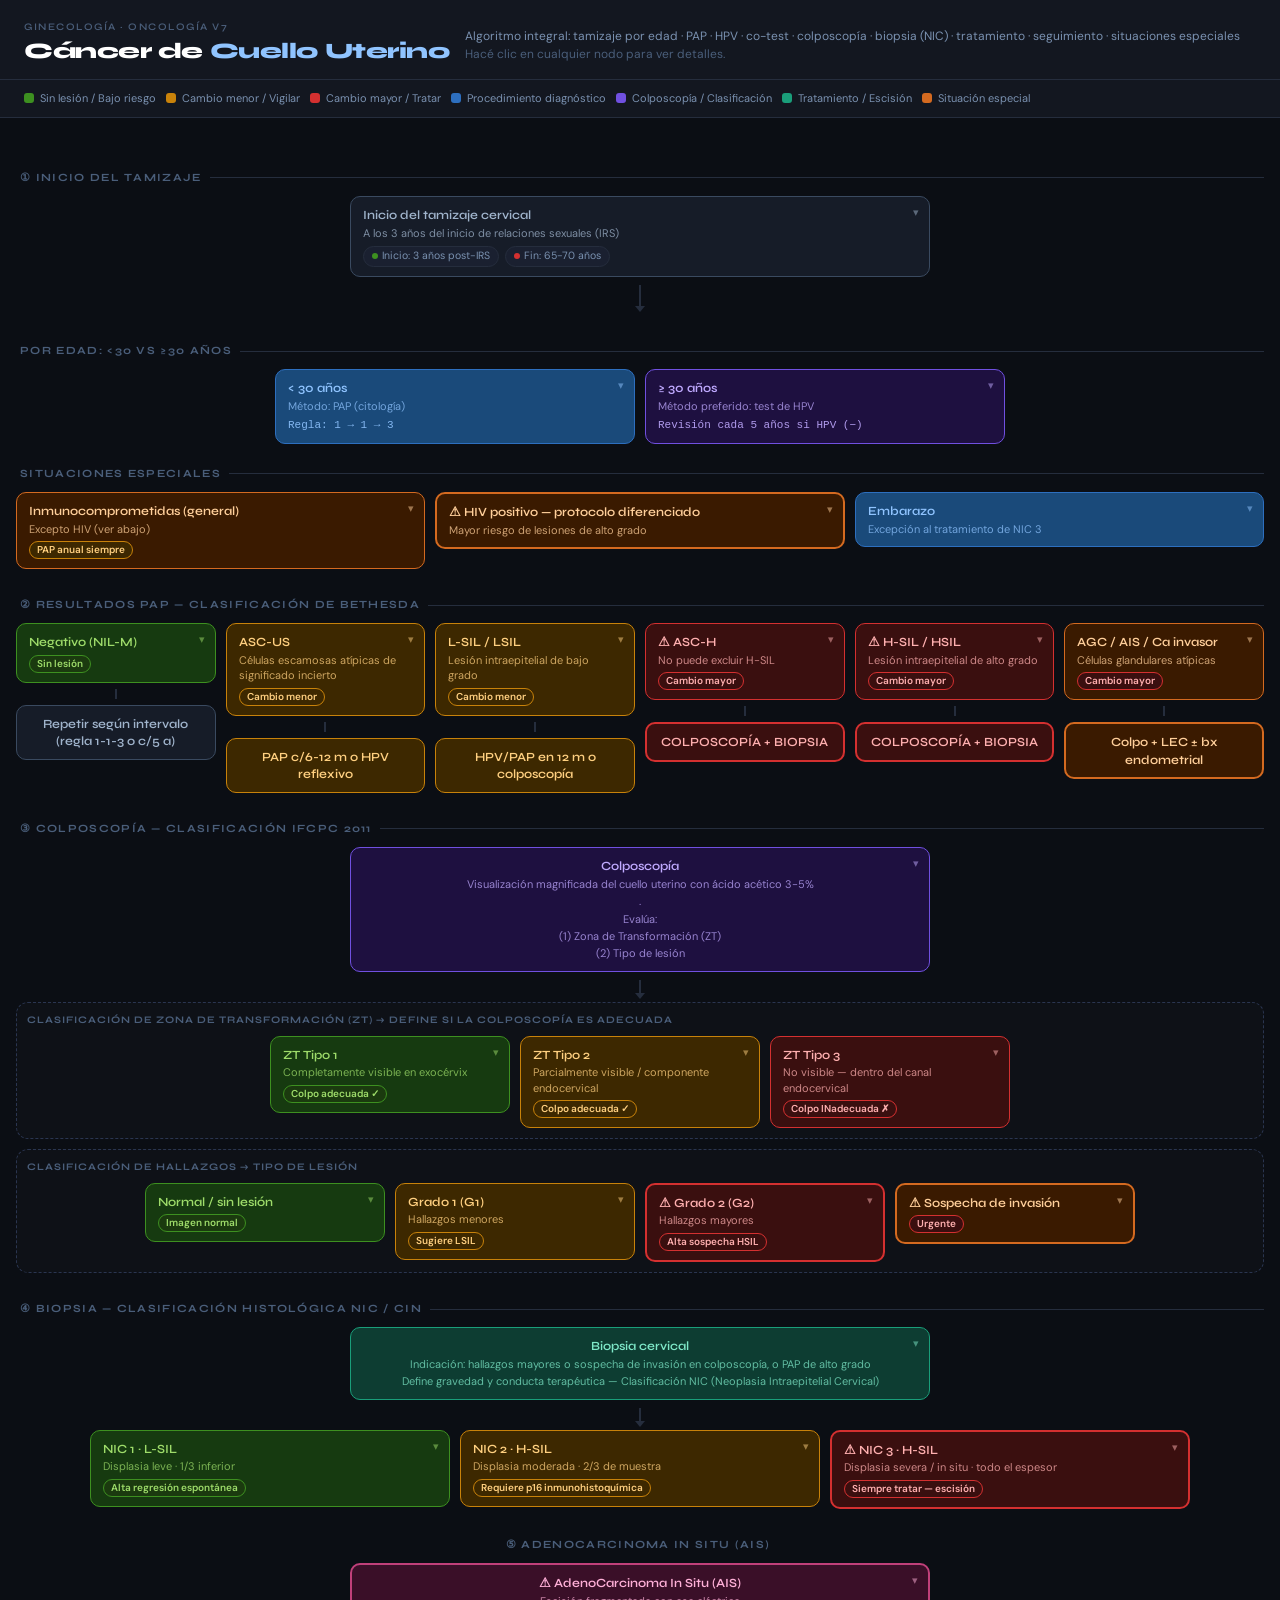
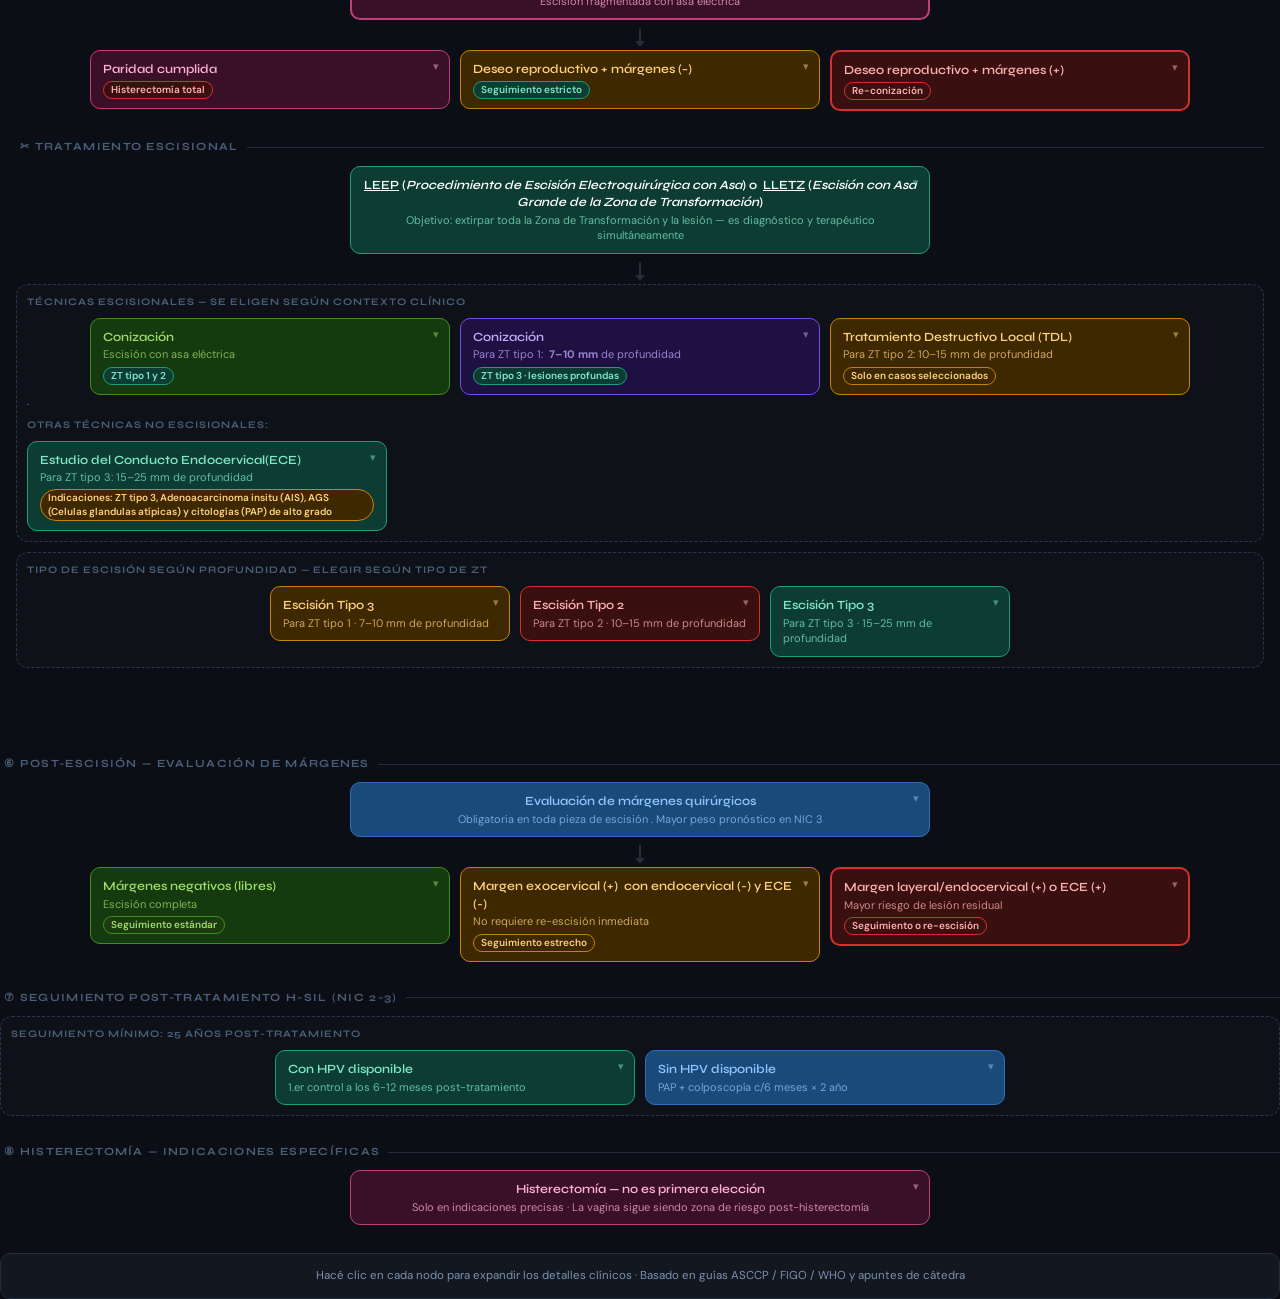
<file: CA_Cuello_algoritmo_V6_subir.html>
<!DOCTYPE html>
<html lang="es"><head>
<meta charset="UTF-8">
<meta name="viewport" content="width=device-width, initial-scale=1.0">
<title>Algoritmo — Cáncer de Cuello Uterino</title>
<style>
@import url('https://fonts.googleapis.com/css2?family=Syne:wght@400;500;600;700;800&family=DM+Sans:ital,wght@0,300;0,400;0,500;0,600;1,400&display=swap');

*, *::before, *::after { box-sizing: border-box; margin: 0; padding: 0; }

:root {
  --bg: #0b0e14;
  --bg2: #131720;
  --bg3: #1a2030;
  --border: #252d3d;
  --text: #d8e4f5;
  --text2: #7a91b0;
  --text3: #4a5e7a;

  --blue:   #1a4a7a; --blue-b: #2d6fbf; --blue-t: #90c4ff;
  --teal:   #0d3d32; --teal-b: #1a9e7a; --teal-t: #7ee8c8;
  --green:  #163a10; --green-b: #3d9020; --green-t: #9edc6a;
  --amber:  #3d2800; --amber-b: #c8820a; --amber-t: #ffd080;
  --red:    #3a0f0f; --red-b:   #d43030; --red-t:   #ffb0b0;
  --coral:  #3a1a00; --coral-b: #d46a20; --coral-t: #ffcf9a;
  --purple: #1e1040; --purple-b:#7050e0; --purple-t:#c0aaff;
  --pink:   #3a0f28; --pink-b:  #c0407a; --pink-t:  #ffb0d8;
  --gray:   #161c28; --gray-b:  #3a4a60; --gray-t:  #a0b4cc;

  --r: 10px;
  --font-head: 'Syne', sans-serif;
  --font-body: 'DM Sans', sans-serif;
}

body {
  font-family: var(--font-body);
  font-size: 13px;
  color: var(--text);
  background: var(--bg);
  line-height: 1.5;
  min-height: 100vh;
}

/* ── HEADER ── */
.page-header {
  background: var(--bg2);
  border-bottom: 1px solid var(--border);
  padding: 20px 24px 16px;
  display: flex;
  align-items: flex-end;
  gap: 16px;
  flex-wrap: wrap;
}
.page-header h1 {
  font-family: var(--font-head);
  font-size: 22px;
  font-weight: 800;
  color: #fff;
  letter-spacing: -0.02em;
  line-height: 1.1;
}
.page-header h1 span { color: var(--blue-t); }
.page-header .subtitle {
  font-size: 12px;
  color: var(--text2);
  flex: 1 1 200px;
}

/* ── LEGEND ── */
.legend {
  display: flex;
  gap: 10px;
  flex-wrap: wrap;
  padding: 10px 24px;
  background: var(--bg2);
  border-bottom: 1px solid var(--border);
}
.leg-item {
  display: flex;
  align-items: center;
  gap: 6px;
  font-size: 11px;
  color: var(--text2);
}
.leg-dot {
  width: 10px; height: 10px;
  border-radius: 3px;
  flex-shrink: 0;
}

/* ── LAYOUT ── */
.wrap { max-width: 1280px; margin: 0 auto; padding: 24px 16px 60px; }

/* ── SECTION DIVIDER ── */
.section-title {
  font-family: var(--font-head);
  font-size: 11px;
  font-weight: 700;
  letter-spacing: 0.12em;
  text-transform: uppercase;
  color: var(--text3);
  margin: 28px 0 10px;
  padding-left: 4px;
  display: flex;
  align-items: center;
  gap: 8px;
}
.section-title::after {
  content: '';
  flex: 1;
  height: 1px;
  background: var(--border);
}

/* ── NODE ── */
.node {
  border-radius: var(--r);
  padding: 9px 12px;
  border: 1px solid transparent;
  cursor: pointer;
  transition: filter 0.15s, transform 0.1s;
  position: relative;
  line-height: 1.4;
}
.node:hover { filter: brightness(1.15); transform: translateY(-1px); }
.node .label { font-family: var(--font-head); font-size: 12.5px; font-weight: 600; }
.node .sub { font-size: 11px; opacity: .75; margin-top: 2px; }
.node .formula { font-size: 11px; font-family: monospace; margin-top: 4px; opacity: .9; }

.c-blue   { background: var(--blue);   border-color: var(--blue-b);   color: var(--blue-t); }
.c-teal   { background: var(--teal);   border-color: var(--teal-b);   color: var(--teal-t); }
.c-green  { background: var(--green);  border-color: var(--green-b);  color: var(--green-t); }
.c-amber  { background: var(--amber);  border-color: var(--amber-b);  color: var(--amber-t); }
.c-red    { background: var(--red);    border-color: var(--red-b);    color: var(--red-t); }
.c-coral  { background: var(--coral);  border-color: var(--coral-b);  color: var(--coral-t); }
.c-purple { background: var(--purple); border-color: var(--purple-b); color: var(--purple-t); }
.c-pink   { background: var(--pink);   border-color: var(--pink-b);   color: var(--pink-t); }
.c-gray   { background: var(--gray);   border-color: var(--gray-b);   color: var(--gray-t); }

/* ── BADGE ── */
.badge {
  display: inline-block;
  padding: 1px 7px;
  border-radius: 20px;
  font-size: 10px;
  font-weight: 600;
  margin-top: 4px;
}
.b-green  { background: #1b3a0f; color: #9edc6a; border: 1px solid #3d9020; }
.b-amber  { background: #3d2800; color: #ffd080; border: 1px solid #c8820a; }
.b-red    { background: #3a0f0f; color: #ffb0b0; border: 1px solid #d43030; }
.b-teal   { background: #0d3d32; color: #7ee8c8; border: 1px solid #1a9e7a; }
.b-blue   { background: #1a4a7a; color: #90c4ff; border: 1px solid #2d6fbf; }
.b-purple { background: #1e1040; color: #c0aaff; border: 1px solid #7050e0; }

/* ── EXPANDABLE DETAIL ── */
.detail {
  display: none;
  background: #0e1320;
  border: 1px solid var(--border);
  border-radius: 8px;
  padding: 10px 12px;
  margin-top: 6px;
  font-size: 12px;
  line-height: 1.65;
  color: var(--text);
  animation: fadeIn 0.15s ease;
}
.detail.open { display: block; }
.detail h5 {
  font-family: var(--font-head);
  font-size: 11px;
  font-weight: 700;
  letter-spacing: .06em;
  text-transform: uppercase;
  color: var(--text2);
  margin: 8px 0 4px;
}
.detail h5:first-child { margin-top: 0; }
.detail ul { padding-left: 18px; }
.detail li { margin-bottom: 3px; }
.detail b { color: #fff; font-weight: 600; }
.detail .highlight {
  background: #1a2540;
  border-left: 3px solid var(--blue-b);
  border-radius: 4px;
  padding: 6px 10px;
  margin: 6px 0;
  font-size: 11.5px;
}
.detail .warning {
  background: #3a0f0f44;
  border-left: 3px solid var(--red-b);
  border-radius: 4px;
  padding: 6px 10px;
  margin: 6px 0;
  font-size: 11.5px;
  color: var(--red-t);
}
.detail .ok {
  background: #163a1044;
  border-left: 3px solid var(--green-b);
  border-radius: 4px;
  padding: 6px 10px;
  margin: 6px 0;
  font-size: 11.5px;
  color: var(--green-t);
}

@keyframes fadeIn { from { opacity:0; transform: translateY(-4px); } to { opacity:1; transform:none; } }

/* ── ARROW ── */
.arrow {
  width: 2px;
  margin: 0 auto;
  background: var(--border);
  position: relative;
  flex-shrink: 0;
}
.arrow::after {
  content: '';
  position: absolute;
  bottom: -5px; left: -4px;
  width: 0; height: 0;
  border-left: 5px solid transparent;
  border-right: 5px solid transparent;
  border-top: 6px solid var(--border);
}
.arrow-sm { height: 14px; }
.arrow-md { height: 22px; }
.arrow-lg { height: 32px; }

/* ── BRANCH ROW ── */
.row {
  display: flex;
  gap: 10px;
  align-items: flex-start;
  justify-content: center;
  flex-wrap: wrap;
}
.col {
  display: flex;
  flex-direction: column;
  align-items: stretch;
  gap: 6px;
  flex: 1;
  min-width: 140px;
  max-width: 240px;
}
.col-wide {
  flex: 1;
  min-width: 200px;
  max-width: 360px;
}
.col-narrow {
  min-width: 120px;
  max-width: 180px;
}

/* ── GROUP BOX ── */
.group {
  border: 1px dashed #2a3550;
  border-radius: 12px;
  padding: 10px;
  background: rgba(255,255,255,0.015);
  width: 100%;
}
.group-label {
  font-family: var(--font-head);
  font-size: 10px;
  font-weight: 700;
  letter-spacing: .1em;
  text-transform: uppercase;
  color: var(--text3);
  margin-bottom: 8px;
}

/* ── CENTER BOX ── */
.center-box { max-width: 580px; margin: 0 auto; width: 100%; }

/* ── CONNECTOR ── */
.v-line {
  width: 2px;
  height: 10px;
  background: var(--border);
  margin: 0 auto;
}

/* ── SPECIAL CARDS ── */
.special-grid {
  display: grid;
  grid-template-columns: repeat(auto-fit, minmax(240px, 1fr));
  gap: 10px;
  width: 100%;
}

/* ── TABLE ── */
.mini-table {
  width: 100%;
  border-collapse: collapse;
  font-size: 11px;
  margin-top: 6px;
}
.mini-table th {
  font-family: var(--font-head);
  font-size: 10px;
  font-weight: 700;
  letter-spacing: .06em;
  text-transform: uppercase;
  color: var(--text3);
  padding: 4px 8px;
  border-bottom: 1px solid var(--border);
  text-align: left;
}
.mini-table td {
  padding: 4px 8px;
  border-bottom: 1px solid #1a2030;
  vertical-align: top;
}
.mini-table tr:last-child td { border-bottom: none; }

/* ── STEP INDICATOR ── */
.step-num {
  display: inline-flex;
  align-items: center;
  justify-content: center;
  width: 20px; height: 20px;
  background: var(--bg3);
  border: 1px solid var(--border);
  border-radius: 50%;
  font-family: var(--font-head);
  font-size: 10px;
  font-weight: 700;
  color: var(--text2);
  flex-shrink: 0;
  margin-right: 6px;
}

/* CHEVRON */
.node .chevron {
  position: absolute;
  top: 8px; right: 10px;
  font-size: 11px;
  opacity: .5;
  transition: transform 0.2s;
}
.node.expanded .chevron { transform: rotate(180deg); }

/* ── PILL LABEL ── */
.pill-row { display: flex; gap: 6px; flex-wrap: wrap; margin-top: 5px; }
.pill {
  display: inline-flex;
  align-items: center;
  gap: 4px;
  background: var(--bg3);
  border: 1px solid var(--border);
  border-radius: 20px;
  padding: 2px 8px;
  font-size: 10.5px;
  color: var(--text2);
}
.pill .dot { width: 6px; height: 6px; border-radius: 50%; }
.pill .dot-green  { background: var(--green-b); }
.pill .dot-amber  { background: var(--amber-b); }
.pill .dot-red    { background: var(--red-b); }
.pill .dot-blue   { background: var(--blue-b); }
.pill .dot-purple { background: var(--purple-b); }

/* TOC / NAV */
.toc {
  position: fixed;
  top: 80px; left: 12px;
  width: 130px;
  background: var(--bg2);
  border: 1px solid var(--border);
  border-radius: 10px;
  padding: 10px;
  z-index: 100;
  display: none;
}
@media (min-width: 1460px) { .toc { display: block; } }
.toc-title {
  font-family: var(--font-head);
  font-size: 9px;
  font-weight: 700;
  letter-spacing: .1em;
  text-transform: uppercase;
  color: var(--text3);
  margin-bottom: 8px;
}
.toc a {
  display: block;
  font-size: 10.5px;
  color: var(--text2);
  text-decoration: none;
  padding: 3px 0;
  border-left: 2px solid transparent;
  padding-left: 8px;
  transition: color 0.15s;
}
.toc a:hover { color: var(--text); border-left-color: var(--blue-b); }
</style>
</head>
<body>

<div class="page-header">
  <div>
    <div style="font-family:var(--font-head);font-size:10px;font-weight:600;letter-spacing:.15em;text-transform:uppercase;color:var(--text3);margin-bottom:4px">GINECOLOGÍA · ONCOLOGÍA V7</div>
    <h1 class="">Cáncer de <span>Cuello Uterino</span></h1>
  </div>
  <div class="subtitle">
    Algoritmo integral: tamizaje por edad · PAP · HPV · co-test · colposcopía · biopsia (NIC) · tratamiento · seguimiento · situaciones especiales<br>
    <span style="color:var(--text3)">Hacé clic en cualquier nodo para ver detalles. </span>
  </div>
  
</div>

<!-- LEGEND -->
<div class="legend">
  <div class="leg-item"><div class="leg-dot" style="background:var(--green-b)"></div> Sin lesión / Bajo riesgo</div>
  <div class="leg-item"><div class="leg-dot" style="background:var(--amber-b)"></div> Cambio menor / Vigilar</div>
  <div class="leg-item"><div class="leg-dot" style="background:var(--red-b)"></div> Cambio mayor / Tratar</div>
  <div class="leg-item"><div class="leg-dot" style="background:var(--blue-b)"></div> Procedimiento diagnóstico</div>
  <div class="leg-item"><div class="leg-dot" style="background:var(--purple-b)"></div> Colposcopía / Clasificación</div>
  <div class="leg-item"><div class="leg-dot" style="background:var(--teal-b)"></div> Tratamiento / Escisión</div>
  <div class="leg-item"><div class="leg-dot" style="background:var(--coral-b)"></div> Situación especial</div>
</div>

<div class="wrap">

<!-- ═══════════════════════════════════════
     SECCIÓN 1 — INICIO DEL TAMIZAJE
═══════════════════════════════════════ -->
<div id="s1" class="section-title">① Inicio del tamizaje</div>

<div style="display:flex;flex-direction:column;align-items:center;width:100%;gap:0">

  <!-- INICIO -->
  <div class="center-box">
    <div class="node c-gray" onclick="tog(this,'d-inicio')">
      <div class="label">Inicio del tamizaje cervical</div>
      <div class="sub">A los 3 años del inicio de relaciones sexuales (IRS)</div>
      <div class="pill-row">
        <span class="pill"><span class="dot dot-green"></span>Inicio: 3 años post-IRS</span>
        <span class="pill"><span class="dot dot-red"></span>Fin: 65-70 años</span>
      </div>
      <span class="chevron">▾</span>
    </div>
    <div id="d-inicio" class="detail">
      <h5><span style="letter-spacing: 0.06em;">Finalización del tamizaje</span></h5><h5><ul style="color: rgb(216, 228, 245); font-family: &quot;DM Sans&quot;, sans-serif; font-size: 12px; font-weight: 400; letter-spacing: normal; text-transform: none;"><li><span style="color: rgb(255, 255, 255); font-weight: 600;">Con HPV:</span>&nbsp;65 años — 2 HPV (-) consecutivos separados por 5 años cada uno</li><li><span style="color: rgb(255, 255, 255); font-weight: 600;">Solo PAP:</span>&nbsp;70 años — 3 PAP (-)&nbsp;&nbsp;&nbsp;consecutivos en últimos 10 años (1 cada 3 años)</li></ul><div style="color: rgb(216, 228, 245); font-family: &quot;DM Sans&quot;, sans-serif; font-size: 12px; font-weight: 400; letter-spacing: normal; text-transform: none;"><br></div></h5><h5 style="margin: 0px 0px 4px;">Cuándo NO tamizar</h5><h5><div style="color: rgb(216, 228, 245); font-family: &quot;DM Sans&quot;, sans-serif; font-size: 12px; font-weight: 400; letter-spacing: normal; text-transform: none;"><ul><li>&gt;&nbsp;<span style="color: rgb(255, 255, 255); font-weight: 600;">65 años</span>&nbsp;si solo se usó test HPV y tuvieron&nbsp;<span style="color: rgb(255, 255, 255); font-weight: 600;">2 HPV (-)</span>&nbsp;consecutivos (separados 5 años c/u)</li><li><span style="color: rgb(255, 255, 255); font-weight: 600;">&gt; 70 años</span>&nbsp;si solo se usó PAP y tuvieron&nbsp;<span style="color: rgb(255, 255, 255); font-weight: 600;">3 PAP (-)</span>&nbsp;consecutivos en los últimos 10 años (1 c/ 3 años)</li><li>Histerectomía total por causa benigna (sin cuello residual)</li></ul></div></h5><ul>
      </ul>
    </div>
  </div>

  <div class="arrow arrow-md" style="margin:8px auto"></div>

  <!-- BIFURCACIÓN POR EDAD -->
  <div id="s1-edad" class="section-title" style="width:100%">Por edad: &lt;30 vs ≥30 años</div>
  <div class="row" style="width:100%;align-items:flex-start">

    <!-- < 30 AÑOS -->
    <div class="col col-wide">
      <div class="node c-blue" onclick="tog(this,'d-lt30')">
        <div class="label">&lt; 30 años</div>
        <div class="sub">Método: PAP (citología)</div>
        <div class="formula">Regla: 1 → 1 → 3</div>
        <span class="chevron">▾</span>
      </div>
      <div id="d-lt30" class="detail">
        <div class="highlight"><span style="color: rgb(255, 255, 255); font-weight: 600;">REGLA 1-1-3:<br><u>1º PAP</u></span>&nbsp;(3 años post-IRS) →&nbsp;<span style="color: rgb(255, 255, 255); font-weight: 600;"><u>2º PAP</u></span>&nbsp;al&nbsp;<span style="color: rgb(255, 255, 255); font-weight: 600;"><u>año&nbsp;</u></span>del 1º PAP →&nbsp;<span style="color: rgb(255, 255, 255); font-weight: 600;"><u>3º PAP</u></span>&nbsp;a los&nbsp;<span style="color: rgb(255, 255, 255); font-weight: 600;"><u>3 años</u></span>&nbsp;del 2° → Y después c/ 3 años</div>
        <ul>
          <li style="text-align: justify;">Grupo etarioa con alta prevalencia de HPV transitorio que se resuelve espontáneamente → Por ese no se recomienda test HPV aislado ni Co-test&nbsp;&nbsp;como cribado primario en menores de 30 años</li><br><ul style="list-style-type: disc;"><li><span style="color: rgb(122, 145, 176); font-family: Syne, sans-serif; font-size: 11px; letter-spacing: 0.06em; text-transform: uppercase; font-weight: 700;">Resultados del PAP &lt;30</span></li></ul><ul style="list-style-type: disc;"><li><span style="color: rgb(255, 255, 255); font-weight: 600;">PAP&nbsp;(−):</span>&nbsp;aplicar regla 1-1-3</li><li><span style="color: rgb(255, 255, 255); font-weight: 600;">PAP con Cambios menores</span>&nbsp;(ASC-US, LSIL): repetir PAP a los&nbsp;<span style="color: rgb(255, 255, 255); font-weight: 600;"><i>6 meses</i></span></li><li><span style="color: rgb(255, 255, 255); font-weight: 600;">PAP con Cambios mayores</span>&nbsp;(ASC-H, HSIL, AGC): derivar para&nbsp;<span style="color: rgb(255, 255, 255); font-weight: 600;">colposcopía + biopsia</span></li></ul></ul><ul>
        </ul>
      </div>
    </div>

    <!-- ≥ 30 AÑOS -->
    <div class="col col-wide">
      <div class="node c-purple" onclick="tog(this,'d-gte30')">
        <div class="label">≥ 30 años</div>
        <div class="sub">Método preferido: test de HPV</div>
        <div class="formula">Revisión cada 5 años si HPV (−)</div>
        <span class="chevron">▾</span>
      </div>
      <div id="d-gte30" class="detail">
        <h5><span style="letter-spacing: 0.06em;">algoritmo_Test de hpv</span></h5><h5><ul style="color: rgb(216, 228, 245); font-family: &quot;DM Sans&quot;, sans-serif; font-size: 13px; font-weight: 400; letter-spacing: normal; text-transform: none;"><li><span style="color: rgb(255, 255, 255); font-weight: 600;">HPV (−)&nbsp;</span>→ repetir en&nbsp;<span style="color: rgb(255, 255, 255); font-weight: 600;">5 años (c/5 años)</span></li><li><span style="color: rgb(255, 255, 255); font-weight: 600;">HPV (+)</span>&nbsp;→ solicitar<span style="color: rgb(255, 255, 255); font-weight: 600;">&nbsp;PAP</span><ul><li>Si&nbsp;<span style="color: rgb(255, 255, 255); font-weight: 600;">HPV (+) + PAP (+)</span>&nbsp;→ solicitar<span style="color: rgb(255, 255, 255); font-weight: 600;">&nbsp;</span><span style="color: rgb(255, 255, 255); font-weight: 600;">colposcopía</span></li><li>Si&nbsp;<span style="color: rgb(255, 255, 255); font-weight: 600;">HPV (+) + PAP (−)</span>&nbsp;→ repetir HPV en&nbsp;<span style="color: rgb(255, 255, 255); font-weight: 600;">12 meses</span><ul><li>Si&nbsp;<span style="color: rgb(255, 255, 255); font-weight: 600;">HPV (-)&nbsp;</span>&nbsp;a los 12 m → repetir en&nbsp;<span style="color: rgb(255, 255, 255); font-weight: 600;">5 años (</span><span style="color: rgb(255, 255, 255);">si todo sale bien repetir</span><span style="color: rgb(255, 255, 255); font-weight: 600;">&nbsp;</span><span style="color: rgb(255, 255, 255);">c/5 años</span><span style="color: rgb(255, 255, 255); font-weight: 600;">)</span>.</li><li>Si&nbsp;<span style="color: rgb(255, 255, 255); font-weight: 600;">HPV (+)</span>&nbsp;a los 12 m → solicitar&nbsp;<span style="color: rgb(255, 255, 255); font-weight: 600;">colposcopía</span></li></ul></li><li>Si&nbsp;<span style="color: rgb(255, 255, 255); font-weight: 600;"><u>HPV (+) + PAP anormal</u></span>&nbsp;(cualquier resultado no negativo por Bethesda) → solciitar&nbsp;&nbsp;<span style="color: rgb(255, 255, 255); font-weight: 600;">colposcopía</span></li></ul></li></ul><div style="color: rgb(216, 228, 245); font-family: &quot;DM Sans&quot;, sans-serif; font-size: 13px; font-weight: 400; letter-spacing: normal; text-transform: none;"><font color="#ffffff"><span style="font-weight: 600;"><br></span></font></div></h5><h5 style="margin: 8px 0px 4px;"><u>Si hay co-test</u>&nbsp;disponible (HPV + PAP)</h5><h5><div style="color: rgb(216, 228, 245); font-family: &quot;DM Sans&quot;, sans-serif; font-size: 13px; font-weight: 400; letter-spacing: normal; text-transform: none;"><ul><li><span style="color: rgb(255, 255, 255); font-weight: 600;">Solo se leen los PAP con HPV (+)</span></li><li>Si ambos (−): repetir en&nbsp;<span style="color: rgb(255, 255, 255); font-weight: 600;">5 años</span></li></ul><div><font color="#ffffff"><span style="font-weight: 600;"><br></span></font></div></div></h5><h5 style="margin: 0px 0px 4px;">Si&nbsp;<u>solo hay PAP</u>&nbsp;disponible</h5><h5><div style="color: rgb(216, 228, 245); font-family: &quot;DM Sans&quot;, sans-serif; font-size: 13px; font-weight: 400; letter-spacing: normal; text-transform: none;"><div class="ok">Aplica la regla 1-1-3 (igual que &lt;30 años)</div></div></h5><h5><u><br></u></h5><h5><div style="color: rgb(216, 228, 245); font-family: &quot;DM Sans&quot;, sans-serif; font-size: 13px; font-weight: 400; letter-spacing: normal; text-transform: none;"></div></h5><h5 style="box-sizing: border-box; margin: 10px 0px 4px; padding: 0px; font-family: Syne, sans-serif; font-size: 11px; font-weight: 700; letter-spacing: 0.06em; text-transform: uppercase; color: rgb(122, 145, 176);"><br style="box-sizing: border-box; margin: 0px; padding: 0px;"></h5><ul>
        </ul>
      </div>
    </div>

  </div><!-- /row edad -->

</div><!-- /flex-column s1 -->

<!-- ── SEPARADOR SITUACIONES ESPECIALES ── -->
<div class="section-title" style="width:100%;margin-top:22px">Situaciones especiales</div>

<!-- 3 nodos en fila horizontal -->
<div class="special-grid">

    <!-- INMUNOCOMPROMETIDOS -->
    <div>
      <div class="node c-coral" onclick="tog(this,'d-inmuno')">
        <div class="label">Inmunocomprometidas (general)</div>
        <div class="sub">Excepto HIV (ver abajo)</div>
        <span class="badge b-amber">PAP anual siempre</span>
        <span class="chevron">▾</span>
      </div>
      <div id="d-inmuno" class="detail">
        <div class="warning">PAP siempre anual — independientemente de la edad o resultado anterior</div>
        <ul>
          <li>No se aplica el intervalo de 3 o 5 años</li>
          <li>Cualquier resultado anormal → colposcopía directa</li>
        </ul>
      </div>
    </div>

    <!-- VIH -->
    <div>
      <div class="node c-coral" onclick="tog(this,'d-vih')" style="border-width:2px">
        <div class="label">⚠ HIV positivo — protocolo diferenciado</div>
        <div class="sub">Mayor riesgo de lesiones de alto grado</div>
        <span class="chevron">▾</span>
      </div>
      <div id="d-vih" class="detail">
        <h5>Inicio del tamizaje</h5>
        <ul>
          <li>Se inicia en función de la edad (&lt;30 / ≥30 años) <b>al año del IRS</b> (no espera 3 años como las inmunocompetentes)</li>
        </ul>
        <h5>Primer año</h5>
        <ul>
          <li>PAP al diagnóstico de HIV, a los 6 meses y a los 12 meses</li>
          <li>Si ambos normales → PAP <b>anual de por vida</b> (no ampliar a 3 o 5 años)</li>
        </ul>
        <h5>Resultados</h5>
        <ul>
          <li>Cualquier resultado anormal (incluso ASC-US) → <b>colposcopía directa</b></li>
          <li>NIC 1 en HIV (+): seguimiento estrecho PAP + colposcopía c/6-12 meses (no observación pura)</li>
          <li>NIC 2-3: tratamiento igual que inmunocompetente, pero seguimiento más intensivo post-escisión</li>
        </ul>
        <div class="highlight">Vacuna HPV puede ofrecerse hasta los 45 años en inmunocomprometidas</div>
      </div>
    </div>

    <!-- EMBARAZO -->
    <div>
      <div class="node c-blue" onclick="tog(this,'d-embarazo')">
        <div class="label">Embarazo</div>
        <div class="sub">Excepción al tratamiento de NIC 3</div>
        <span class="chevron">▾</span>
      </div>
      <div id="d-embarazo" class="detail">
        <ul>
          <li>NIC 3 durante el embarazo: <b>única excepción</b> en que la observación es aceptable</li>
          <li>Colposcopía y biopsia pueden realizarse durante el embarazo (cuidado con el sangrado)</li>
          <li>No se realiza LEEP ni conización durante el embarazo salvo sospecha de invasión</li>
          <li>Re-evaluar a las 6-8 semanas post-parto</li>
        </ul>
      </div>
    </div>

</div><!-- /special-grid situaciones especiales -->

<!-- ═══════════════════════════════════════
     SECCIÓN 2 — RESULTADOS PAP (BETHESDA)
═══════════════════════════════════════ -->
<div id="s2" class="section-title">② Resultados PAP — Clasificación de Bethesda</div>

<div class="row" style="align-items:flex-start">

  <!-- NIL-M -->
  <div class="col">
    <div class="node c-green" onclick="tog(this,'d-nilm')">
      <div class="label">Negativo (NIL-M)</div>
      <span class="badge b-green">Sin lesión</span>
      <span class="chevron">▾</span>
    </div>
    <div id="d-nilm" class="detail">
      <ul>
        <li>Sin lesión ni malignidad</li>
        <li>Puede incluir cambios inflamatorios, atrofia, microorganismos (Trichomonas, Cándida, VB)</li>
      </ul>
      <div class="ok"><b>Conducta:</b> continuar tamizaje según edad y método</div>
    </div>
    <div class="v-line"></div>
    <div class="node c-gray" style="text-align:center;font-size:11px"><div class="label">Repetir según intervalo (regla 1-1-3 o c/5 a)</div></div>
  </div>

  <!-- ASC-US -->
  <div class="col">
    <div class="node c-amber" onclick="tog(this,'d-ascus')">
      <div class="label">ASC-US</div>
      <div class="sub">Células escamosas atípicas de significado incierto</div>
      <span class="badge b-amber">Cambio menor</span>
      <span class="chevron">▾</span>
    </div>
    <div id="d-ascus" class="detail">
      <ul>
        <li><b>Opción A:</b> HPV reflexivo → HPV(+): colposcopía; HPV(−): PAP en 3 años</li>
        <li><b>Opción B:</b> Co-test en 3 años</li>
        <li><b>Sin HPV disponible:</b> repetir PAP en 6–12 meses</li>
        <li>2 PAP repetidos ASC-US o LSIL → colposcopía</li>
      </ul>
    </div>
    <div class="v-line"></div>
    <div class="node c-amber" style="text-align:center;font-size:11px"><div class="label">PAP c/6-12 m o HPV reflexivo</div></div>
  </div>

  <!-- LSIL -->
  <div class="col">
    <div class="node c-amber" onclick="tog(this,'d-lsil')">
      <div class="label">L-SIL / LSIL</div>
      <div class="sub">Lesión intraepitelial de bajo grado</div>
      <span class="badge b-amber">Cambio menor</span>
      <span class="chevron">▾</span>
    </div>
    <div id="d-lsil" class="detail">
      <ul>
        <li><b>&lt;25 años:</b> observar, PAP en 12 meses (alto clearance espontáneo)</li>
        <li><b>25-30 años:</b> HPV reflexivo o PAP en 12 meses</li>
        <li><b>≥30 años:</b> co-test en 12 meses; si alterado → colposcopía</li>
        <li>Posmenopáusicas o inmunocomprometidas: colposcopía directa</li>
      </ul>
    </div>
    <div class="v-line"></div>
    <div class="node c-amber" style="text-align:center;font-size:11px"><div class="label">HPV/PAP en 12 m o colposcopía</div></div>
  </div>

  <!-- ASC-H -->
  <div class="col">
    <div class="node c-red" onclick="tog(this,'d-asch')">
      <div class="label">⚠ ASC-H</div>
      <div class="sub">No puede excluir H-SIL</div>
      <span class="badge b-red">Cambio mayor</span>
      <span class="chevron">▾</span>
    </div>
    <div id="d-asch" class="detail">
      <div class="warning">Colposcopía inmediata con biopsia dirigida — independiente del HPV</div>
      <ul>
        <li>No aceptable: repetir PAP ni esperar 6 meses</li>
        <li>Colposcopía sin lesión visible → LEC (legrado endocervical)</li>
        <li>HPV puede pedirse pero NO cambia conducta: siempre → colposcopía</li>
      </ul>
    </div>
    <div class="v-line"></div>
    <div class="node c-red" style="text-align:center;font-size:11.5px;border-width:2px"><div class="label">COLPOSCOPÍA + BIOPSIA</div></div>
  </div>

  <!-- HSIL -->
  <div class="col">
    <div class="node c-red" onclick="tog(this,'d-hsil')">
      <div class="label">⚠ H-SIL / HSIL</div>
      <div class="sub">Lesión intraepitelial de alto grado</div>
      <span class="badge b-red">Cambio mayor</span>
      <span class="chevron">▾</span>
    </div>
    <div id="d-hsil" class="detail">
      <ul>
        <li>Colposcopía inmediata con biopsia dirigida</li>
        <li>Si colposcopía adecuada sin lesión → LEC obligatorio</li>
        <li>Opción "ver y tratar" (LEEP inmediato) en casos seleccionados con alta sospecha NIC 3</li>
      </ul>
    </div>
    <div class="v-line"></div>
    <div class="node c-red" style="text-align:center;font-size:11.5px;border-width:2px"><div class="label">COLPOSCOPÍA + BIOPSIA</div></div>
  </div>

  <!-- AGC -->
  <div class="col">
    <div class="node c-coral" onclick="tog(this,'d-agc')">
      <div class="label">AGC / AIS / Ca invasor</div>
      <div class="sub">Células glandulares atípicas</div>
      <span class="badge b-red">Cambio mayor</span>
      <span class="chevron">▾</span>
    </div>
    <div id="d-agc" class="detail">
      <ul>
        <li><b>AGC:</b> colposcopía + LEC ± biopsia endometrial (≥35 a o sangrado anormal)</li>
        <li><b>AIS:</b> conización diagnóstica</li>
        <li><b>Carcinoma invasor:</b> derivación urgente a oncología ginecológica</li>
      </ul>
    </div>
    <div class="v-line"></div>
    <div class="node c-coral" style="text-align:center;font-size:11px;border-width:2px"><div class="label">Colpo + LEC ± bx endometrial</div></div>
  </div>

</div><!-- /row bethesda -->


<!-- ═══════════════════════════════════════
     SECCIÓN 3 — COLPOSCOPÍA
═══════════════════════════════════════ -->
<div id="s3" class="section-title">③ Colposcopía — Clasificación IFCPC 2011</div>

<div style="display:flex;flex-direction:column;align-items:center;width:100%">

  <div class="center-box">
    <div class="node c-purple" onclick="tog(this,'d-colpo-def')" style="text-align:center">
      <div class="label">Colposcopía</div>
      <div class="sub">Visualización magnificada del cuello uterino con ácido acético 3-5%</div>
      <div class="sub">.</div>
      <div class="sub">Evalúa: </div>
      <div class="sub">(1) Zona de Transformación (ZT)</div>
      <div class="sub">(2) Tipo de lesión</div>
      <span class="chevron">▾</span>
    </div>
    <div id="d-colpo-def" class="detail">
      <h5>¿Por qué es importante la Zona de Transformación?</h5>
      <p style="font-size:12px">La ZT es el área donde el epitelio escamoso cervical reemplaza al epitelio columnar (metaplasia). Esta zona es susceptible a infección por HPV y es el sitio de origen de las lesiones cervicales.</p>
    </div>
  </div>

  <div class="arrow arrow-sm" style="margin:8px auto"></div>

  <!-- ZT -->
  <div class="group" style="margin-bottom:10px">
    <div class="group-label">Clasificación de Zona de Transformación (ZT) → define si la colposcopía es adecuada</div>
    <div class="row">
      <div class="col">
        <div class="node c-green" onclick="tog(this,'d-zt1')">
          <div class="label">ZT Tipo 1</div>
          <div class="sub">Completamente visible en exocérvix</div>
          <span class="badge b-green">Colpo adecuada ✓</span>
          <span class="chevron">▾</span>
        </div>
        <div id="d-zt1" class="detail">La zona de transformación es completamente visible en el ectocérvix. <b>Colposcopía adecuada / satisfactoria.</b> Lo más favorable para el diagnóstico.</div>
      </div>
      <div class="col">
        <div class="node c-amber" onclick="tog(this,'d-zt2')">
          <div class="label">ZT Tipo 2</div>
          <div class="sub">Parcialmente visible / componente endocervical</div>
          <span class="badge b-amber">Colpo adecuada ✓</span>
          <span class="chevron">▾</span>
        </div>
        <div id="d-zt2" class="detail">La ZT tiene un componente endocervical pero puede visualizarse con maniobras. <b>Colposcopía adecuada.</b></div>
      </div>
      <div class="col">
        <div class="node c-red" onclick="tog(this,'d-zt3')">
          <div class="label">ZT Tipo 3</div>
          <div class="sub">No visible — dentro del canal endocervical</div>
          <span class="badge b-red">Colpo INadecuada ✗</span>
          <span class="chevron">▾</span>
        </div>
        <div id="d-zt3" class="detail">
          <div class="warning">La ZT no es visible. Colposcopía <b>inadecuada / insatisfactoria.</b></div>
          <p style="font-size:12px">Considerar: <b>LEC (legrado endocervical)</b> o <b>conización diagnóstica</b> según contexto. Importante para la toma de decisiones en tratamiento (ver sección NIC 2).</p>
        </div>
      </div>
    </div>
  </div>

  <!-- HALLAZGOS -->
  <div class="group">
    <div class="group-label">Clasificación de hallazgos → tipo de lesión</div>
    <div class="row" style="align-items:flex-start">
      <div class="col">
        <div class="node c-green" onclick="tog(this,'d-colpo-normal')">
          <div class="label">Normal / sin lesión</div>
          <span class="badge b-green">Imagen normal</span>
          <span class="chevron">▾</span>
        </div>
        <div id="d-colpo-normal" class="detail">Epitelio sin alteraciones. Si el PAP fue ASC-H o HSIL y la colposcopía es normal → <b>LEC obligatorio.</b> Seguimiento con co-test en 12 meses.</div>
      </div>
      <div class="col">
        <div class="node c-amber" onclick="tog(this,'d-colpo-g1')">
          <div class="label">Grado 1 (G1)</div>
          <div class="sub">Hallazgos menores</div>
          <span class="badge b-amber">Sugiere LSIL</span>
          <span class="chevron">▾</span>
        </div>
        <div id="d-colpo-g1" class="detail">
          <ul>
            <li>Epitelio acetoblanco tenue, de aparición lenta</li>
            <li>Mosaico fino, punteado fino</li>
            <li>Bordes irregulares, geográficos</li>
          </ul>
          <p style="font-size:12px;margin-top:4px">Biopsia dirigida de la lesión más significativa. Esperar resultado histológico antes de decidir tratamiento.</p>
        </div>
      </div>
      <div class="col">
        <div class="node c-red" onclick="tog(this,'d-colpo-g2')" style="border-width:2px">
          <div class="label">⚠ Grado 2 (G2)</div>
          <div class="sub">Hallazgos mayores</div>
          <span class="badge b-red">Alta sospecha HSIL</span>
          <span class="chevron">▾</span>
        </div>
        <div id="d-colpo-g2" class="detail">
          <div class="warning">SIEMPRE requiere biopsia sin excepción</div>
          <ul>
            <li>Epitelio acetoblanco <b>denso</b>, aparición rápida</li>
            <li>Punteado <b>grueso</b>, mosaico <b>grueso</b></li>
            <li>Bordes bien definidos y elevados</li>
            <li>Signo de cresta, borde interno</li>
          </ul>
          <p style="font-size:12px;margin-top:4px">Lesiones G2 corresponden con alta frecuencia a NIC 2-3.</p>
        </div>
      </div>
      <div class="col">
        <div class="node c-coral" onclick="tog(this,'d-colpo-inv')" style="border-width:2px">
          <div class="label">⚠ Sospecha de invasión</div>
          <span class="badge b-red">Urgente</span>
          <span class="chevron">▾</span>
        </div>
        <div id="d-colpo-inv" class="detail">
          <div class="warning">Biopsia inmediata + derivación urgente a oncología ginecológica</div>
          <ul>
            <li>Vasos atípicos</li>
            <li>Lesión exofítica, ulcerada, necrótica</li>
            <li>No esperar seguimiento</li>
          </ul>
        </div>
      </div>
    </div>
  </div>

</div><!-- /colpo section -->


<!-- ═══════════════════════════════════════
     SECCIÓN 4 — BIOPSIA / NIC
═══════════════════════════════════════ -->
<div id="s4" class="section-title">④ Biopsia — Clasificación histológica NIC / CIN</div>

<div style="display:flex;flex-direction:column;align-items:center;width:100%">

  <div class="center-box">
    <div class="node c-teal" onclick="tog(this,'d-bx-def')" style="text-align:center">
      <div class="label">Biopsia cervical</div>
      <div class="sub">Indicación: hallazgos mayores o sospecha de invasión en colposcopía, o PAP de alto grado</div>
      <div class="sub">Define gravedad y conducta terapéutica — Clasificación NIC (Neoplasia Intraepitelial Cervical)</div>
      <span class="chevron">▾</span>
    </div>
    <div id="d-bx-def" class="detail">
      <table class="mini-table">
        <tbody><tr><th>NIC</th><th>Nombre</th><th>Extensión en muestra</th><th>Regresión espontánea</th></tr>
        <tr><td><b>NIC 1</b></td><td>L-SIL displasia leve</td><td>1/3 inferior</td><td style="color:var(--green-t)">Alta (75% en &lt;25 a; 90% en &gt;25 a)</td></tr>
        <tr><td><b>NIC 2</b></td><td>H-SIL displasia moderada</td><td>2/3 de la muestra</td><td style="color:var(--amber-t)">Variable — requiere p16</td></tr>
        <tr><td><b>NIC 3</b></td><td>H-SIL displasia severa/in situ</td><td>Todo el espesor</td><td style="color:var(--red-t)">Baja — alto riesgo de progresión</td></tr>
        <tr><td><b>Ca invasor</b></td><td>Carcinoma</td><td>Pasó membrana basal</td><td style="color:var(--red-t)">No aplica — tratar</td></tr>
      </tbody></table>
    </div>
  </div>

  <div class="arrow arrow-sm" style="margin:8px auto"></div>

  <div class="row" style="width:100%;align-items:flex-start">

    <!-- NIC 1 -->
    <div class="col col-wide">
      <div class="node c-green" onclick="tog(this,'d-nic1')">
        <div class="label">NIC 1 · L-SIL</div>
        <div class="sub">Displasia leve · 1/3 inferior</div>
        <span class="badge b-green">Alta regresión espontánea</span>
        <span class="chevron">▾</span>
      </div>
      <div id="d-nic1" class="detail">
        <div class="ok">Conducta: Observación y seguimiento (NO tratamiento de rutina)</div>
        <ul>
          <li>Control en <b>12 meses</b> → regresa al inicio del algoritmo de tamizaje</li>
          <li>&lt;25 años: regresión ~75%</li>
          <li>&gt;25 años: regresión ~90%</li>
          <li>Si persiste ≥24 meses sin regresión → considerar tratamiento</li>
        </ul>
      </div>
    </div>

    <!-- NIC 2 -->
    <div class="col col-wide">
      <div class="node c-amber" onclick="tog(this,'d-nic2')">
        <div class="label">NIC 2 · H-SIL</div>
        <div class="sub">Displasia moderada · 2/3 de muestra</div>
        <span class="badge b-amber">Requiere p16 inmunohistoquímica</span>
        <span class="chevron">▾</span>
      </div>
      <div id="d-nic2" class="detail">
        <div class="highlight"><b>Paso 1:</b> Solicitar p16 (marcador IHQ que confirma alto grado = integración viral)</div>
        <h5>Según p16:</h5>
        <ul>
          <li><b>p16 (−):</b> tratar como L-SIL (NIC 1)</li>
          <li><b>p16 (+) o no disponible:</b> es un verdadero NIC 2 → ver abajo</li>
        </ul>
        <h5>NIC 2 verdadero — según edad:</h5>
        <p style="font-size:12px"><b>&lt;25 años:</b></p>
        <ul>
          <li><b>ZT tipo 1 o 2:</b> seguimiento PAP + colposcopía c/6 meses × 2 años (regresión ~75%)</li>
          <li><b>ZT tipo 3:</b> tratamiento escisional (conización) — no se ve la lesión completa</li>
        </ul>
        <p style="font-size:12px;margin-top:6px"><b>≥25 años:</b></p>
        <ul>
          <li><b>ZT tipo 1 o 2:</b> tratamiento escisional mediante LEEP (preferible) — observación es "aceptable" según contexto</li>
          <li><b>ZT tipo 3:</b> tratamiento escisional mediante conización</li>
        </ul>
      </div>
    </div>

    <!-- NIC 3 -->
    <div class="col col-wide">
      <div class="node c-red" onclick="tog(this,'d-nic3')" style="border-width:2px">
        <div class="label">⚠ NIC 3 · H-SIL</div>
        <div class="sub">Displasia severa / in situ · todo el espesor</div>
        <span class="badge b-red">Siempre tratar — escisión</span>
        <span class="chevron">▾</span>
      </div>
      <div id="d-nic3" class="detail">
        <div class="warning">La observación NUNCA es aceptable en NIC 3 (excepción única: embarazo)</div>
        <h5>Tratamiento:</h5>
        <p style="font-size:12px"><b>1) Escisional (preferente):</b></p>
        <ul>
          <li>LEEP o conización — elegir técnica según contexto, profundidad y márgenes</li>
        </ul>
        <p style="font-size:12px;margin-top:4px"><b>2) Tratamiento Destructivo Local (TDL):</b></p>
        <ul>
          <li><b>Aceptable si:</b> el procedimiento es diagnóstico y terapéutico simultáneamente</li>
          <li><b>NO aceptable si:</b> lesión penetra canal endocervical (ZT tipo 3), no se puede abarcar completamente, o se sospecha invasión</li>
        </ul>
      </div>
    </div>

  </div><!-- /row NIC -->


<!-- ═══════════════════════════════════════
     SECCIÓN 5 — ADENOCARCINOMA IN SITU (AIS)
═══════════════════════════════════════ -->
<div id="s5" class="section-title">⑤ Adenocarcinoma in situ (AIS)</div>

<div class="center-box">
  <div class="node c-pink" onclick="tog(this,'d-ais')" style="text-align:center;border-width:2px">
    <div class="label">⚠ AdenoCarcinoma In Situ (AIS)</div>
    <div class="sub">Escisión fragmentada con asa eléctrica</div>
    <span class="chevron">▾</span>
  </div>
  <div id="d-ais" class="detail">
    <div class="warning">Los márgenes negativos NO garantizan resección completa (skip lesions). No se hace biopsia dirigida — se necesita pieza completa.</div>
    <h5>Procedimiento diagnóstico Y terapéutico: CONIZACIÓN</h5>
    <p style="font-size:12px">La conización confirma el diagnóstico, descarta invasión y evalúa márgenes.</p>
    <h5>Conducta según deseo reproductivo y márgenes:</h5>
  </div>
</div>

<div class="arrow arrow-sm" style="margin:8px auto"></div>

<div class="row" style="width:100%;align-items:flex-start">
  <div class="col col-wide">
    <div class="node c-pink" onclick="tog(this,'d-ais-pari')">
      <div class="label">Paridad cumplida</div>
      <span class="badge b-red">Histerectomía total</span>
      <span class="chevron">▾</span>
    </div>
    <div id="d-ais-pari" class="detail">Histerectomía total. Tratamiento definitivo.</div>
  </div>
  <div class="col col-wide">
    <div class="node c-amber" onclick="tog(this,'d-ais-repro-neg')">
      <div class="label">Deseo reproductivo + márgenes (−)</div>
      <span class="badge b-teal">Seguimiento estricto</span>
      <span class="chevron">▾</span>
    </div>
    <div id="d-ais-repro-neg" class="detail">
          <ul>
            <li>&nbsp;Utilizan un asa de alambre fino con corriente eléctrica para eliminar células anormales o precancerosas (NIC2, NIC3, CIN2-3) del cuello uterino.&nbsp;</li><li>Procedimiento: Ambulatorio, menor sangrado, menos agresivo.&nbsp;Se realiza bajo anestesia local en consultorio, dura unos 15 minutos.</li>
            <li><b>Finalidad:</b> Diagnóstica (evaluar tejido) y terapéutica (eliminar lesiones).</li><li><b>Recuperación: </b>Generalmente rápida, con indicaciones de reposo relativo y abstinencia de relaciones sexuales por unas semanas.</li><li><b>Riesgos: </b>Poco frecuentes, pero incluyen sangrado, infección, o estrechamiento del cuello uterino (estenosis).</li><li>✅ Preserva mejor la fertilidad</li><li>Indicado para <b>ZT tipo 1 y 2</b></li>
          </ul>
          <div class="warning"><span style="color: rgb(216, 228, 245); font-size: 13px; background-color: rgb(19, 23, 32);">❌&nbsp;</span><b>LO MALO: </b>Fragmenta la pieza resecada → dificulta la evaluación de márgenes</div>
        </div>
  </div>
  <div class="col col-wide">
    <div class="node c-red" onclick="tog(this,'d-ais-repro-pos')" style="border-width:2px">
      <div class="label">Deseo reproductivo + márgenes (+)</div>
      <span class="badge b-red">Re-conización</span>
      <span class="chevron">▾</span>
    </div>
    <div id="d-ais-repro-pos" class="detail">
          <ul>
            <li>Reseca una pieza en forma de cono, íntegra</li><li>✅ Asegura mejor evaluación de márgenes</li><li>✅Indicada para: ZT tipo 3, lesiones profundas, sospecha de invasión, AIS</li>
            <li>❌Mayor sangrado, más agresiva</li>
          </ul><div><br></div>
          <div class="highlight">La conización no es una biopsia — es un procedimiento diagnóstico Y terapéutico.</div>
        </div>
  </div>
</div>

</div><!-- end s4/s5 container -->


<!-- ═══════════════════════════════════════
     SECCIÓN 5b — TRATAMIENTO ESCISIONAL
═══════════════════════════════════════ -->
<div id="s5b" class="section-title">✂ Tratamiento Escisional</div>

<div style="display:flex;flex-direction:column;align-items:center;width:100%">

  <div class="center-box">
    <div class="node c-teal" onclick="tog(this,'d-escision-def')" style="text-align:center">
      <div class="label"><font color="#ffffff"><u style="">LEEP</u> (<i style="">Procedimiento de Escisión Electroquirúrgica con Asa</i>) o&nbsp; <u style="">LLETZ</u> (<i style="">Escisión con Asa Grande de la Zona de Transformación</i>)</font></div>
      <div class="sub">Objetivo: extirpar toda la Zona de Transformación y la lesión — es diagnóstico y terapéutico simultáneamente</div>
      <span class="chevron">▾</span>
    </div>
    <div id="d-escision-def" class="detail">
      <h5>Indicaciones</h5>
      <ul>
        <li>Lesiones de alto grado: <b>NIC 2 y NIC 3</b></li>
        <li>Colposcopía insatisfactoria: <b>ZT tipo 3</b></li>
        <li>Sospecha de invasión</li>
        <li><b>Discordancia citohistológica</b> (ej.: ASC-H con biopsia NIC 1)</li>
      </ul>
      <div class="warning">Antes de realizar histerectomía por cualquier indicación, siempre descartar carcinoma invasor mediante conización previa — para no infratratar una lesión invasora no diagnosticada.</div>
    </div>
  </div>

  <div class="arrow arrow-sm" style="margin:8px auto"></div>

  <!-- TÉCNICAS -->
  <div class="group" style="margin-bottom:10px">
    <div class="group-label">Técnicas escisionales — se eligen según contexto clínico</div>
    <div class="row" style="align-items:flex-start">

      <!-- LEEP -->
      <div class="col col-wide">
        <div class="node c-green" onclick="tog(this,'d-leep')">
          <div class="label">Conización</div>
          <div class="sub">Escisión con asa eléctrica</div>
          <span class="badge b-teal">ZT tipo 1 y 2</span>
          <span class="chevron">▾</span>
        </div>
        <div id="d-leep" class="detail">
          <ul>
            <li>&nbsp;Utilizan un asa de alambre fino con corriente eléctrica para eliminar células anormales o precancerosas (NIC2, NIC3, CIN2-3) del cuello uterino.&nbsp;</li><li>Procedimiento: Ambulatorio, menor sangrado, menos agresivo.&nbsp;Se realiza bajo anestesia local en consultorio, dura unos 15 minutos.</li>
            <li><b>Finalidad:</b> Diagnóstica (evaluar tejido) y terapéutica (eliminar lesiones).</li><li><b>Recuperación: </b>Generalmente rápida, con indicaciones de reposo relativo y abstinencia de relaciones sexuales por unas semanas.</li><li><b>Riesgos: </b>Poco frecuentes, pero incluyen sangrado, infección, o estrechamiento del cuello uterino (estenosis).</li><li>✅ Preserva mejor la fertilidad</li><li>Indicado para <b>ZT tipo 1 y 2</b></li>
          </ul>
          <div class="warning"><span style="color: rgb(216, 228, 245); font-size: 13px; background-color: rgb(19, 23, 32);">❌&nbsp;</span><b>LO MALO: </b>Fragmenta la pieza resecada → dificulta la evaluación de márgenes</div>
        </div>
      </div>

      <!-- CONIZACIÓN -->
      <div class="col col-wide">
        <div class="node c-purple" onclick="tog(this,'d-coni')">
          <div class="label">Conización</div>
          <div class="sub">Para ZT tipo 1:&nbsp;&nbsp;<b>7–10 mm</b> de profundidad</div>
          <span class="badge b-teal">ZT tipo 3 · lesiones profundas</span>
          <span class="chevron">▾</span>
        </div>
        <div id="d-coni" class="detail">
          <ul>
            <li>Reseca una pieza en forma de cono, íntegra</li><li>✅ Asegura mejor evaluación de márgenes</li><li>✅Indicada para: ZT tipo 3, lesiones profundas, sospecha de invasión, AIS</li>
            <li>❌Mayor sangrado, más agresiva</li>
          </ul><div><br></div>
          <div class="highlight">La conización no es una biopsia — es un procedimiento diagnóstico Y terapéutico.</div>
        </div>
      </div>

      <!-- TDL -->
      <div class="col col-wide">
        <div class="node c-amber" onclick="tog(this,'d-tdl')">
          <div class="label">Tratamiento Destructivo Local (TDL)</div>
          <div class="sub">Para ZT tipo 2: 10–15 mm de profundidad</div>
          <span class="badge b-amber">Solo en casos seleccionados</span>
          <span class="chevron">▾</span>
        </div>
        <div id="d-tdl" class="detail">
          <div class="ok">Aceptable si: lesión completamente visible (ZT tipo 1 o 2), procedimiento abarca toda la lesión, sin sospecha de invasión</div>
          <div class="warning">NO aceptable si: lesión penetra canal endocervical (ZT tipo 3), no puede abarcarse completamente, o hay sospecha de invasión</div>
        </div>
      </div>

    </div>
    <div class="group-label">.</div>
    <div class="group-label">Otras Técnicas no escisionales:</div>
      <!-- ECE -->
      <div class="col col-wide">
        <div class="node c-teal" onclick="tog(this,'d-ece')">
          <div class="label">Estudio del Conducto Endocervical(ECE)</div>
          <div class="sub">Para ZT tipo 3: 15–25 mm de profundidad</div>
          <span class="badge b-amber">Indicaciones: ZT tipo 3, Adenoacarcinoma insitu (AIS), AGS (Celulas glandulas atípicas) y citologías (PAP) de alto grado</span>
          <span class="chevron">▾</span>
        </div>
        <div id="d-ece" class="detail">Determina si la escisión fue completa y orienta el seguimiento o la necesidad de re-intervención.<div>El compromiso de márgenes es factor de riesgo para <strong>persistencia o recurrencia</strong>.</div></div>
      </div>
    </div>

  </div>

  <!-- PROFUNDIDAD -->
  <div class="group">
    <div class="group-label">Tipo de escisión según profundidad — elegir según tipo de ZT</div>
    <div class="row" style="align-items:flex-start">
      <div class="col">
        <div class="node c-amber" onclick="tog(this,'d-escT1')">
          <div class="label">Escisión Tipo 3</div>
          <div class="sub">Para ZT tipo 1 · 7–10 mm de profundidad</div>
          <span class="chevron">▾</span>
        </div>
        <div id="d-escT1" class="detail">Resección superficial para lesiones exocervicales completamente visibles. Técnica: LEEP preferente.</div>
      </div>
      <div class="col">
        <div class="node c-red" onclick="tog(this,'d-escT2')">
          <div class="label">Escisión Tipo 2</div>
          <div class="sub">Para ZT tipo 2 · 10–15 mm de profundidad</div>
          <span class="chevron">▾</span>
        </div>
        <div id="d-escT2" class="detail">Lesiones con componente endocervical parcialmente visible. Técnica: LEEP o conización según extensión.</div>
      </div>
      <div class="col">
        <div class="node c-teal" onclick="tog(this,'d-escT3')">
          <div class="label">Escisión Tipo 3</div>
          <div class="sub">Para ZT tipo 3 · 15–25 mm de profundidad</div>
          <span class="chevron">▾</span>
        </div>
        <div id="d-escT3" class="detail">Lesiones endocervicales no visibles. Técnica: <b>conización obligatoria</b>. Mayor profundidad para asegurar resección completa.</div>
      </div>
    </div>
  </div>

</div><!-- /escision section -->


<!-- ═══════════════════════════════════════
     SECCIÓN 6 — POST-ESCISIÓN: MÁRGENES
═══════════════════════════════════════ -->
<div id="s6" class="section-title">⑥ Post-escisión — Evaluación de márgenes</div>

<div style="display:flex;flex-direction:column;align-items:center;width:100%">
  <div class="center-box">
    <div class="node c-blue" style="text-align:center" onclick="tog(this,'d-marg-def')">
      <div class="label">Evaluación de márgenes quirúrgicos</div>
      <div class="sub">Obligatoria en toda pieza de escisión . Mayor peso pronóstico en NIC 3</div>
      <span class="chevron">▾</span>
    </div>
    <div id="d-marg-def" class="detail"><ul><li>Determina si la escisión fue completa y orienta el seguimiento o la necesidad de re-intervención.</li><li>El compromiso de márgenes es factor de riesgo para <strong>persistencia o recurrencia</strong>.</li><li>e evealúa en todas las lesiones escisadas (NIC 2 y NIC 3), pero en NIC 2 tiene mayor peso porquela escición es obligaroria (porque los NIC 3 siempre se trata) y el riesgo de progresión es más alto.</li></ul></div>
  </div>

  <div class="arrow arrow-sm" style="margin:8px auto"></div>

  <div class="row" style="width:100%;align-items:flex-start">
    <div class="col col-wide">
      <div class="node c-green" onclick="tog(this,'d-marg-neg')">
        <div class="label">Márgenes negativos (libres)</div>
        <div class="sub">Escisión completa</div>
        <span class="badge b-green">Seguimiento estándar</span>
        <span class="chevron">▾</span>
      </div>
      <div id="d-marg-neg" class="detail">
        <div class="ok">Procedimiento considerado completo</div>
        <p style="font-size:12px"><b>Seguimiento post-HSIL:</b> ver sección siguiente</p>
      </div>
    </div>
    <div class="col col-wide">
      <div class="node c-amber" onclick="tog(this,'d-marg-exo')">
        <div class="label">Margen exocervical (+)&nbsp; con endocervical (-) y ECE (-)</div>
        <div class="sub">No requiere re-escisión inmediata</div>
        <span class="badge b-amber">Seguimiento estrecho</span>
        <span class="chevron">▾</span>
      </div>
      <div id="d-marg-exo" class="detail">
        <ul>
          <li>Seguimiento PAP + colposcopía c/4-6 meses</li>
          <li>HPV a los 6-12 meses</li>
          <li>No requiere re-escisión de rutina inmediata</li>
        </ul>
      </div>
    </div>
    <div class="col col-wide">
      <div class="node c-red" onclick="tog(this,'d-marg-pos')" style="border-width:2px">
        <div class="label">Margen layeral/endocervical (+) o ECE (+)</div>
        <div class="sub">Mayor riesgo de lesión residual</div>
        <span class="badge b-red">Seguimiento o re-escisión</span>
        <span class="chevron">▾</span>
      </div>
      <div id="d-marg-pos" class="detail">
        <font color="#ffffff"><b>Hay 2 opciones para dar a elegir a la paciente:<br></b></font><ul><li><b>Opción A:</b> seguimiento con PAP&nbsp; +&nbsp; colposcopía c/4-6 m, ± HPV a los 6-12 meses (suele usarse en mujeres con deseos de reproducción)</li></ul><div><br></div><ul><li><b>Opción B:</b>&nbsp;Re-conización (repetir escisión). Suele usarse en mujeres SIN deseos de reproducción o la lesión es endocervical</li>
          </ul><div><br></div>Decisión según edad, paridad, tipo de lesión y colposcopía<ul>
        </ul>
      <div><br></div><div><div class="highlight"><blockquote class="ml-2 border-l-4 border-border-300/10 pl-4 text-text-300"><p class="font-claude-response-body break-words whitespace-normal leading-[1.7]">⚠️ <strong>Antes de indicar histerectomía</strong> por márgenes comprometidos, siempre intentar <strong>reconización</strong> para descartar carcinoma invasor oculto. La histerectomía sin ese paso podría infratratar una lesión invasora no diagnosticada.</p></blockquote></div><div class="highlight">⚠️ En&nbsp;<span style="color: rgb(255, 255, 255); font-weight: 600;">NIC 2</span>&nbsp;el análisis de márgenes tiene mayor peso que en NIC 3, paradójicamente, porque en NIC 2 la escisión no siempre es obligatoria — por lo tanto, si se decidió operar, los márgenes definen si el procedimiento fue suficiente.</div><br></div></div>
    </div>
  </div>
</div>


<!-- ═══════════════════════════════════════
     SECCIÓN 7 — SEGUIMIENTO POST-TRATAMIENTO H-SIL
═══════════════════════════════════════ -->
<div id="s7" class="section-title">⑦ Seguimiento post-tratamiento H-SIL (NIC 2-3)</div>

<div class="group">
  <div class="group-label">Seguimiento mínimo: 25 años post-tratamiento</div>
  <div class="row" style="align-items:flex-start">

    <div class="col col-wide">
      <div class="node c-teal" onclick="tog(this,'d-seg-hpv')">
        <div class="label">Con HPV disponible</div>
        <div class="sub">1.er control a los 6-12 meses post-tratamiento</div>
        <span class="chevron">▾</span>
      </div>
      <div id="d-seg-hpv" class="detail">
        <ul>
          <li>HPV (−) → <b>control anual</b></li><ul><li>HPV (−) × 3 controles → <b>repetir c/3 años</b></li><li>HPV (+) → <b>colposcopía ± biopsia</b><ul><li class="whitespace-normal break-words pl-2"><strong>PAP (+) y/o Colpo (+)</strong> → biopsia dirigida → según resultado considerar <strong>retratamiento</strong></li>
<li class="whitespace-normal break-words pl-2"><strong>PAP (-) y Colpo (-)</strong> → seguimiento con PAP + Colpo c/6 meses x 2 años</li></ul></li></ul>
          
          
        </ul><div><font color="#ffffff"><b><br></b></font></div>
        <div class="highlight">HPV (+) aislado NO implica retratamiento automático → siempre correlacionar con citología y colposcopía antes de tomar conducta</div>
      </div>
    </div>

    <div class="col col-wide">
      <div class="node c-blue" onclick="tog(this,'d-seg-nohpv')">
        <div class="label">Sin HPV disponible</div>
        <div class="sub">PAP + colposcopía c/6 meses × 2 año</div>
        <span class="chevron">▾</span>
      </div>
      <div id="d-seg-nohpv" class="detail">
        <ul>
          <li>Si todo (−) → control anual</li>
        </ul><div><br></div><div><div class="highlight">⚠️ El seguimiento de 25 años se justifica porque el riesgo de recurrencia o progresión a carcinoma invasor <strong>persiste a largo plazo</strong>, incluso con márgenes negativos post-tratamiento, especialmente en mujeres mayores de 50 años</div><br></div>
      </div>
    </div>

  </div>
</div>


<!-- ═══════════════════════════════════════
     SECCIÓN 8 — HISTERECTOMÍA
═══════════════════════════════════════ -->
<div id="s8" class="section-title">⑧ Histerectomía — indicaciones específicas</div>

<div class="center-box">
  <div class="node c-pink" onclick="tog(this,'d-hx')" style="text-align:center">
    <div class="label">Histerectomía — no es primera elección</div>
    <div class="sub">Solo en indicaciones precisas · La vagina sigue siendo zona de riesgo post-histerectomía</div>
    <span class="chevron">▾</span>
  </div>
  <div id="d-hx" class="detail">
    <h5>Indicaciones:</h5>
    <ul>
      <li>Recurrencia de NIC 2-3 con re-conización no factible</li>
      <li>Persistencia tras escisión repetida</li>
      <li>Imposibilidad de seguimiento adecuado</li>
      <li>Patología ginecológica asociada (miomatosis sintomática, etc.)</li>
      <li>AIS con paridad cumplida&nbsp;(independientemente de los márgenes) → histerectomía simple</li>
      <li>Carcinoma invasor → histerectomía radical o tratamiento oncológico específico</li></ul><div><br></div><div><div class="warning">La histerectomía NO reemplaza el seguimiento citocolposcópico posterior — La vagina sigue siendo zona de riesgo;&nbsp;&nbsp;las mujeres histerectomizadas por NIC 3 o AIS requieren citología de cúpula vaginal periódica, ya que existe riesgo de neoplasia intraepitelial vaginal (VAIN)</div></div><div><div class="highlight"><p class="font-claude-response-body break-words whitespace-normal leading-[1.7]">⚠️ <strong>Regla fundamental:</strong> siempre realizar <strong>conización previa</strong> antes de la histerectomía en cualquiera de estas indicaciones, para:</p>
<ul class="[li_&amp;]:mb-0 [li_&amp;]:mt-1 [li_&amp;]:gap-1 [&amp;:not(:last-child)_ul]:pb-1 [&amp;:not(:last-child)_ol]:pb-1 list-disc flex flex-col gap-1 pl-8 mb-3">
<li class="whitespace-normal break-words pl-2">Confirmar el diagnóstico histológico definitivo</li>
<li class="whitespace-normal break-words pl-2"><strong>Descartar carcinoma invasor</strong> — una histerectomía simple sobre un cáncer invasor no diagnosticado es un tratamiento insuficiente e incorrecto</li>
<li class="whitespace-normal break-words pl-2">Evaluar márgenes y extensión real de la lesión</li></ul></div></div>
  </div>
</div>



<!-- NOTA FINAL -->
<div style="margin-top:28px;padding:12px 16px;background:var(--bg2);border-radius:10px;border:1px solid var(--border);font-size:11.5px;color:var(--text2);text-align:center;line-height:1.7">
  Hacé clic en cada nodo para expandir los detalles clínicos · Basado en guías ASCCP / FIGO / WHO y apuntes de cátedra
</div>

<!-- /wrap -->

<!-- ══════════════════════════════════════════
     EDITOR OVERLAY
══════════════════════════════════════════ -->









<script>
function tog(el, id) {
  var d = document.getElementById(id);
  if (!d) return;
  var isOpen = d.classList.contains('open');
  d.classList.toggle('open');
  el.classList.toggle('expanded', !isOpen);
}</script></body></html>
</file>
